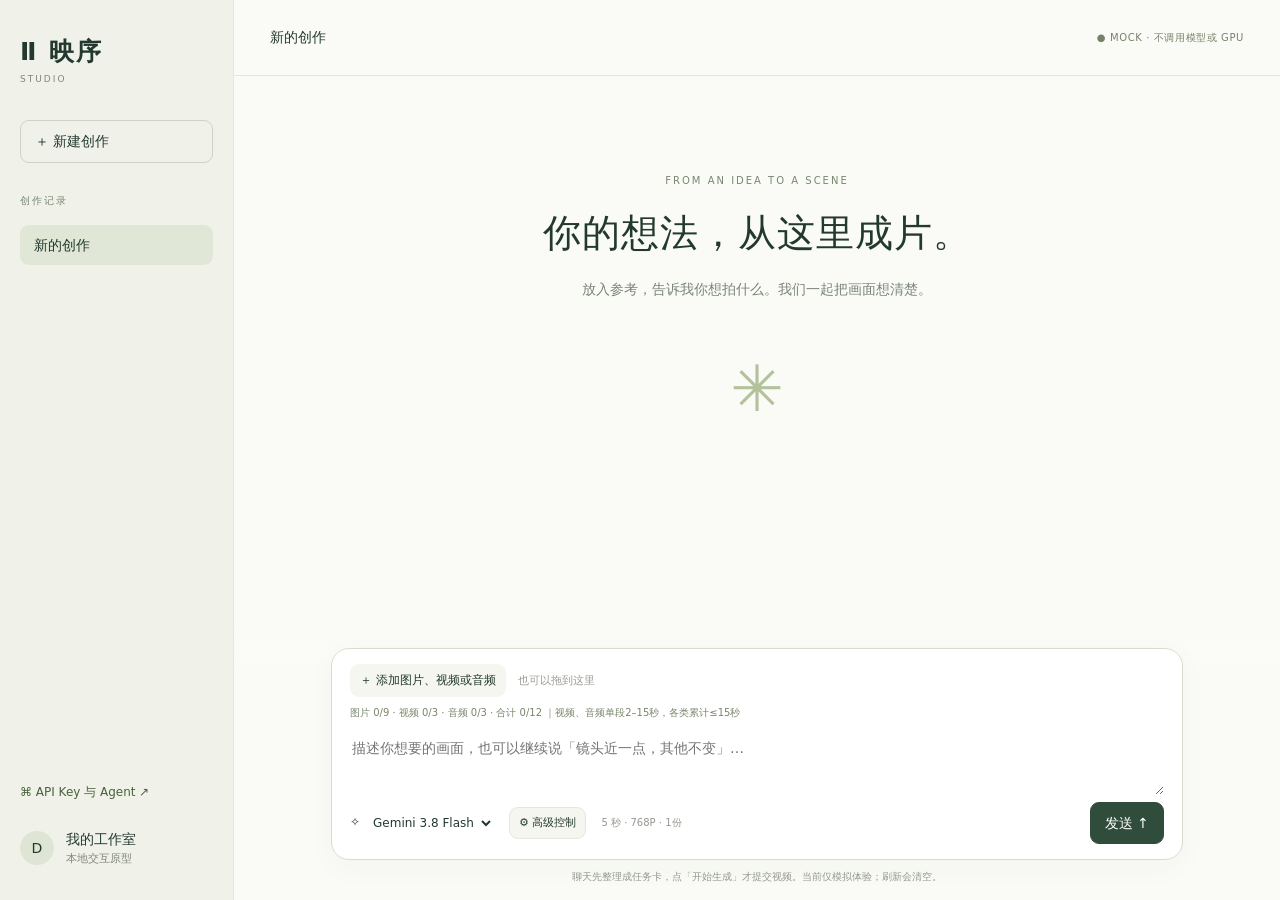
<file: quick-chat-mock/index.html>
<!doctype html>
<html lang="zh-CN"><head><meta charset="utf-8"><meta name="viewport" content="width=device-width, initial-scale=1"><title>映序 · 开始创作</title><link rel="stylesheet" href="style.css"></head>
<body><aside><a class="brand" href="#">Ⅱ 映序 <small>STUDIO</small></a><button class="new" id="new">＋ 新建创作</button><div class="eyebrow">创作记录</div><nav id="history"></nav><a class="agent-link" href="agent.html" target="_blank" rel="noopener">⌘ API Key 与 Agent ↗</a><div class="aside-bottom"><span class="avatar">D</span><div>我的工作室<small>本地交互原型</small></div></div></aside>
<main><header><div><span class="mobile-brand">映序 / </span><span id="title">新的创作</span></div><span class="prototype">● MOCK · 不调用模型或 GPU</span></header><div class="workspace"><section id="welcome"><div class="eyebrow">FROM AN IDEA TO A SCENE</div><h1>你的想法，从这里成片。</h1><p>放入参考，告诉我你想拍什么。我们一起把画面想清楚。</p><div class="star">✳</div></section><section id="thread" aria-live="polite"></section></div>
<div class="composer-wrap"><div id="inherit"></div><div class="composer" id="drop"><div class="input-head"><button id="upload">＋ 添加图片、视频或音频</button><span>也可以拖到这里</span></div><input type="file" id="files" multiple accept="image/*,video/*,audio/*" hidden><div id="assets"></div><div id="mode-note" role="status"></div><div id="limits-summary"></div><div id="input-errors" role="alert"></div><div id="upload-errors" role="status"></div><textarea id="prompt" aria-label="创作想法" placeholder="描述你想要的画面，也可以继续说「镜头近一点，其他不变」…" rows="2"></textarea><div class="composer-bottom"><label class="model-label"><span>✧</span><select id="model" aria-label="聊天模型"><option>Gemini 3.8 Flash</option><option>Gemma 4 31B IT</option></select></label><button id="controls" class="controls">⚙ 高级控制</button><span id="settings-summary" class="hint"></span><button class="primary" id="send">发送 ↑</button></div></div><div class="footnote">聊天先整理成任务卡，点「开始生成」才提交视频。当前仅模拟体验；刷新会清空。</div></div></main>
<dialog id="editor"><form method="dialog"><div class="dialog-head"><div><span class="eyebrow">GENERATION SETTINGS</span><h2 id="editor-title">把这个镜头调到位</h2></div><button aria-label="关闭">✕</button></div></form><p class="muted">按常用程度排列 · 配方基础控制示意，正式版按执行池进一步收紧</p><label>生成方式<select id="workflow"><option>自动匹配素材</option><option>首尾帧</option><option>全能参考</option></select></label><p id="workflow-help" class="muted"></p><label>完整视频提示词<textarea id="edit-prompt" rows="4"></textarea></label><div class="grid"><label>时长<select id="duration"><option>4 秒</option><option>5 秒</option><option>6 秒</option><option>7 秒</option><option>8 秒</option><option>9 秒</option><option>10 秒</option><option>11 秒</option><option>12 秒</option><option>13 秒</option><option>14 秒</option><option>15 秒</option></select></label><label>清晰度<select id="resolution"><option>768P</option><option>576P</option><option>480P</option></select></label><label>画幅<select id="ratio"><option>16:9 横屏</option><option>9:16 竖屏</option><option>1:1 方形</option><option>21:9</option><option>4:3</option><option>3:4</option></select></label><label>生成份数<select id="count"><option>1</option><option>2</option><option>3</option><option>4</option></select></label></div><label class="check"><input id="sound" type="checkbox" checked> 导出生成声音</label><details><summary>参考素材与时间控制</summary><p class="muted">素材用途、片段选择在输入框每份素材上调整。数量及时长超限时禁止形成任务卡。时间锚点需要结构化素材和时间编辑，正在设计，不用自由文本冒充已生效控制。</p><label>参考图细节<select id="refsize"><option>max</option><option>match</option></select></label><p class="muted">max 保留更多原图细节；match 跟随输出面积，可能减少计算开销。</p></details><details><summary>随机性与采样 · 偶尔调整</summary><label>随机种子<input id="seed" placeholder="留空随机；支持完整64位种子"></label><div class="grid"><label>采样步数<input id="steps" type="number" value="50" min="1" max="100" step="1"></label><label>采样器<select id="sampler"><option>euler</option><option>euler_cfg_pp</option><option>euler_ancestral</option><option>euler_ancestral_cfg_pp</option><option>heun</option><option>heunpp2</option><option>exp_heun_2_x0</option><option>exp_heun_2_x0_sde</option><option>dpm_2</option><option>dpm_2_ancestral</option><option>lms</option><option>dpm_fast</option><option>dpm_adaptive</option><option>dpmpp_2s_ancestral</option><option>dpmpp_2s_ancestral_cfg_pp</option><option>dpmpp_sde</option><option>dpmpp_sde_gpu</option><option>dpmpp_2m</option><option>dpmpp_2m_cfg_pp</option><option>dpmpp_2m_sde</option><option>dpmpp_2m_sde_gpu</option><option>dpmpp_2m_sde_heun</option><option>dpmpp_2m_sde_heun_gpu</option><option>dpmpp_3m_sde</option><option>dpmpp_3m_sde_gpu</option><option>ddpm</option><option>lcm</option><option>ipndm</option><option>ipndm_v</option><option>deis</option><option>cfgpp_ud10_ab</option><option>res_multistep</option><option>res_multistep_cfg_pp</option><option>res_multistep_ancestral</option><option>res_multistep_ancestral_cfg_pp</option><option>gradient_estimation</option><option>gradient_estimation_cfg_pp</option><option>er_sde</option><option>seeds_2</option><option>seeds_3</option><option>sa_solver</option><option>sa_solver_pece</option><option>ddim</option><option>uni_pc</option><option>uni_pc_bh2</option></select></label><label>采样日程<select id="scheduler"><option>auto</option><option>simple</option><option>sgm_uniform</option><option>karras</option><option>exponential</option><option>ddim_uniform</option><option>beta</option><option>normal</option><option>linear_quadratic</option><option>kl_optimal</option></select></label><label>去噪日程范围<input id="denoise" type="number" value="1" min="0.01" max="1" step="0.01"></label></div><p class="muted">denoise 不是参考强度。当前 Base 工作流没有独立 CFG 强度或负面提示词入口。</p></details><details><summary>音画日程 · 实验项</summary><div class="grid"><label>视频 sigma shift（留空默认12）<input id="shiftvideo" type="number" value="" min="0.01" max="100" step="0.01"></label><label>音频 sigma shift（留空默认3）<input id="shiftaudio" type="number" value="" min="0.01" max="100" step="0.01"></label></div></details><details><summary>运行与导出 · 通常无需修改</summary><p class="muted">默认采用云端内存配置示意，不要求你为了生成去理解这些参数。音频仅普通解码，不能选择分块。</p><div class="grid"><label>导出压缩 CRF（越低文件越大）<input id="crf" type="number" value="18" min="0" max="51" step="1"></label><label>视频解码<select id="decode"><option>tiled</option><option>normal</option></select></label><label>编码器设备<select id="encoder"><option>cpu</option><option>default</option></select></label><label>空间块大小<input id="tilesize" type="number" value="512" min="64" max="4096" step="32"></label><label>空间重叠<input id="overlap" type="number" value="64" min="0" max="4096" step="32"></label><label>时间块大小<input id="temporal" type="number" value="64" min="8" max="4096" step="4"></label><label>时间重叠<input id="temporaloverlap" type="number" value="8" min="4" max="4096" step="4"></label></div></details><div class="dialog-footer"><span id="editor-scope">仅修改这张草稿卡</span><button class="primary" id="save">保存设置</button></div></dialog>
<dialog id="clip-editor"><h2>选择本轮使用的片段</h2><p id="clip-source"></p><div id="clip-preview"></div><div class="grid"><label>开始时间（秒）<input id="clip-start" type="number" min="0" step="0.01"></label><label>结束时间（秒）<input id="clip-end" type="number" min="0" step="0.01"></label></div><p id="clip-error" role="alert"></p><p class="muted">单段2–15秒；同类片段累计最多15秒。本地仅记录选择，不会裁剪原文件。</p><div class="dialog-footer"><button id="clip-cancel">取消</button><button id="clip-save" class="primary">使用这个片段</button></div></dialog><dialog id="switch-mode"><h2>切换生成方式？</h2><p id="switch-description"></p><div class="dialog-footer"><button id="switch-cancel">保持原方式</button><button id="switch-confirm" class="primary">切换并保留素材</button></div></dialog><div id="toast" role="status"></div><script src="limits.js"></script><script src="app.js"></script></body></html>
</file>
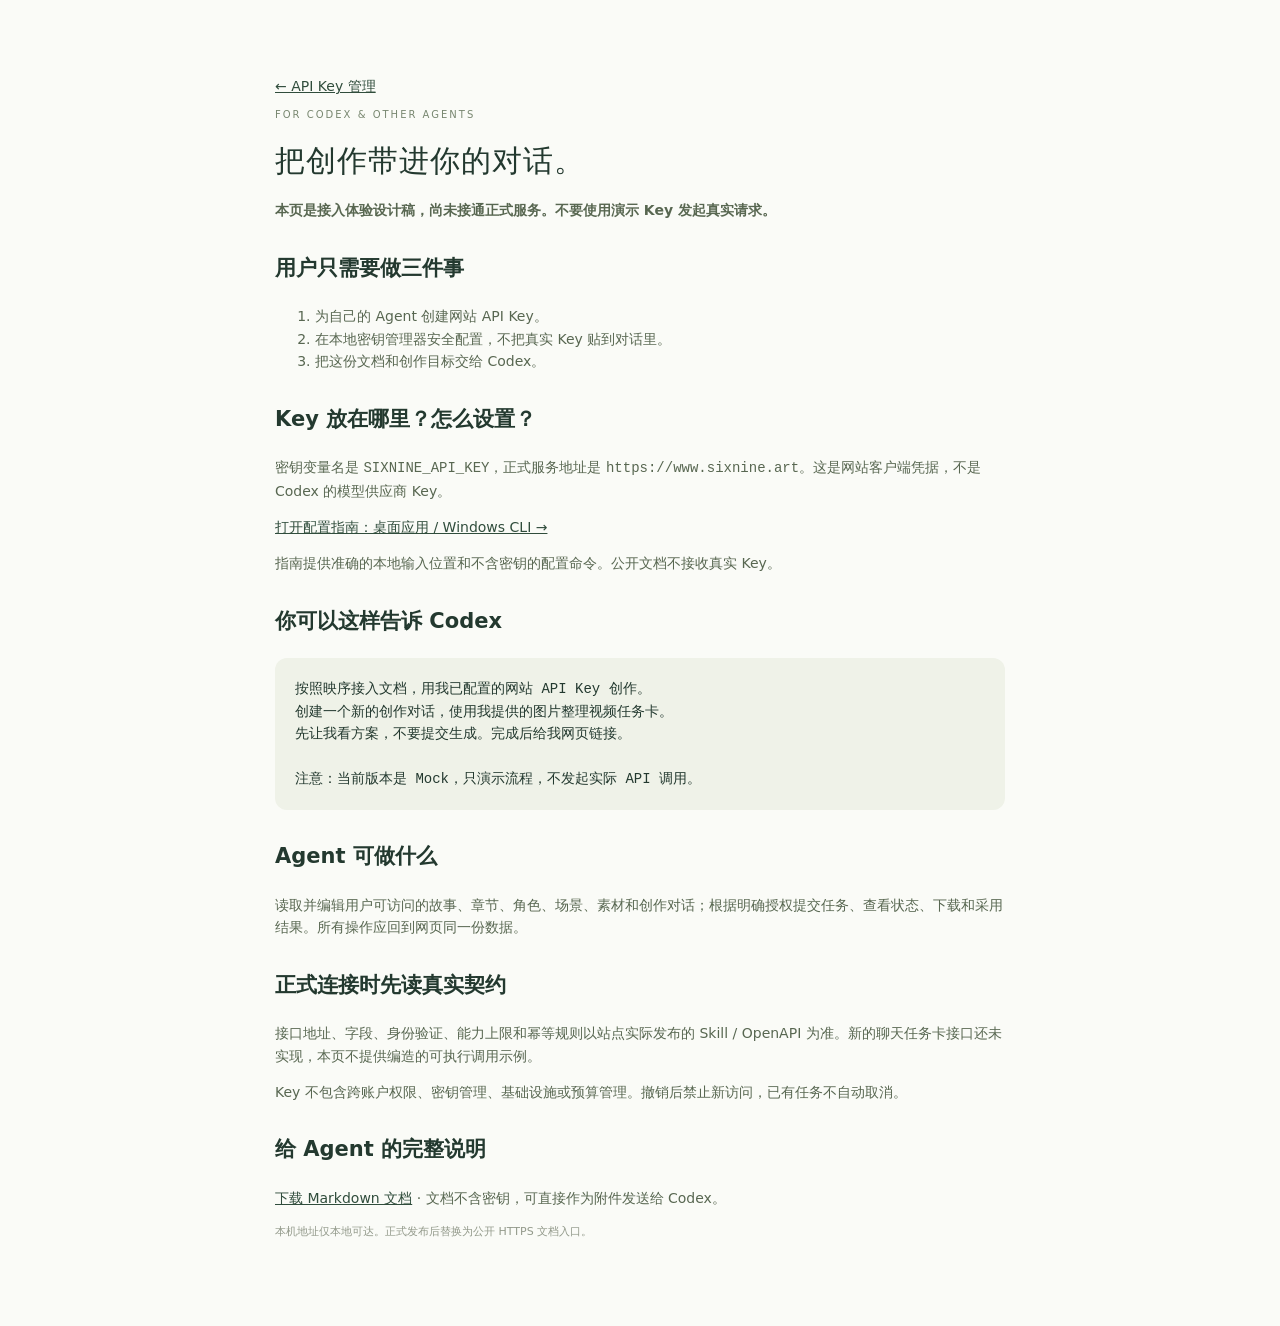
<file: quick-chat-mock/agent-docs.html>
<!doctype html><html lang="zh-CN"><meta charset="utf-8"><meta name="viewport" content="width=device-width,initial-scale=1"><title>映序 · Agent 接入文档</title><link rel="stylesheet" href="style.css"><style>article{max-width:780px;margin:50px auto;padding:25px}h1{font-size:30px}h2{margin-top:30px}p,li{color:#586751}a{color:#304d3c}pre{white-space:pre-wrap;background:#eff2e8;padding:20px;border-radius:12px}</style><article><a href="agent.html">← API Key 管理</a><p class="eyebrow">FOR CODEX & OTHER AGENTS</p><h1>把创作带进你的对话。</h1><p><strong>本页是接入体验设计稿，尚未接通正式服务。不要使用演示 Key 发起真实请求。</strong></p><h2>用户只需要做三件事</h2><ol><li>为自己的 Agent 创建网站 API Key。</li><li>在本地密钥管理器安全配置，不把真实 Key 贴到对话里。</li><li>把这份文档和创作目标交给 Codex。</li></ol><h2>Key 放在哪里？怎么设置？</h2><p>密钥变量名是 <code>SIXNINE_API_KEY</code>，正式服务地址是 <code>https://www.sixnine.art</code>。这是网站客户端凭据，不是 Codex 的模型供应商 Key。</p><p><a href="agent-setup.html">打开配置指南：桌面应用 / Windows CLI →</a></p><p>指南提供准确的本地输入位置和不含密钥的配置命令。公开文档不接收真实 Key。</p><h2>你可以这样告诉 Codex</h2><pre>按照映序接入文档，用我已配置的网站 API Key 创作。
创建一个新的创作对话，使用我提供的图片整理视频任务卡。
先让我看方案，不要提交生成。完成后给我网页链接。

注意：当前版本是 Mock，只演示流程，不发起实际 API 调用。</pre><h2>Agent 可做什么</h2><p>读取并编辑用户可访问的故事、章节、角色、场景、素材和创作对话；根据明确授权提交任务、查看状态、下载和采用结果。所有操作应回到网页同一份数据。</p><h2>正式连接时先读真实契约</h2><p>接口地址、字段、身份验证、能力上限和幂等规则以站点实际发布的 Skill / OpenAPI 为准。新的聊天任务卡接口还未实现，本页不提供编造的可执行调用示例。</p><p>Key 不包含跨账户权限、密钥管理、基础设施或预算管理。撤销后禁止新访问，已有任务不自动取消。</p><h2>给 Agent 的完整说明</h2><p><a href="AGENT-QUICKSTART-MOCK.md" download>下载 Markdown 文档</a> · 文档不含密钥，可直接作为附件发送给 Codex。</p><p class="muted">本机地址仅本地可达。正式发布后替换为公开 HTTPS 文档入口。</p></article></html>
</file>
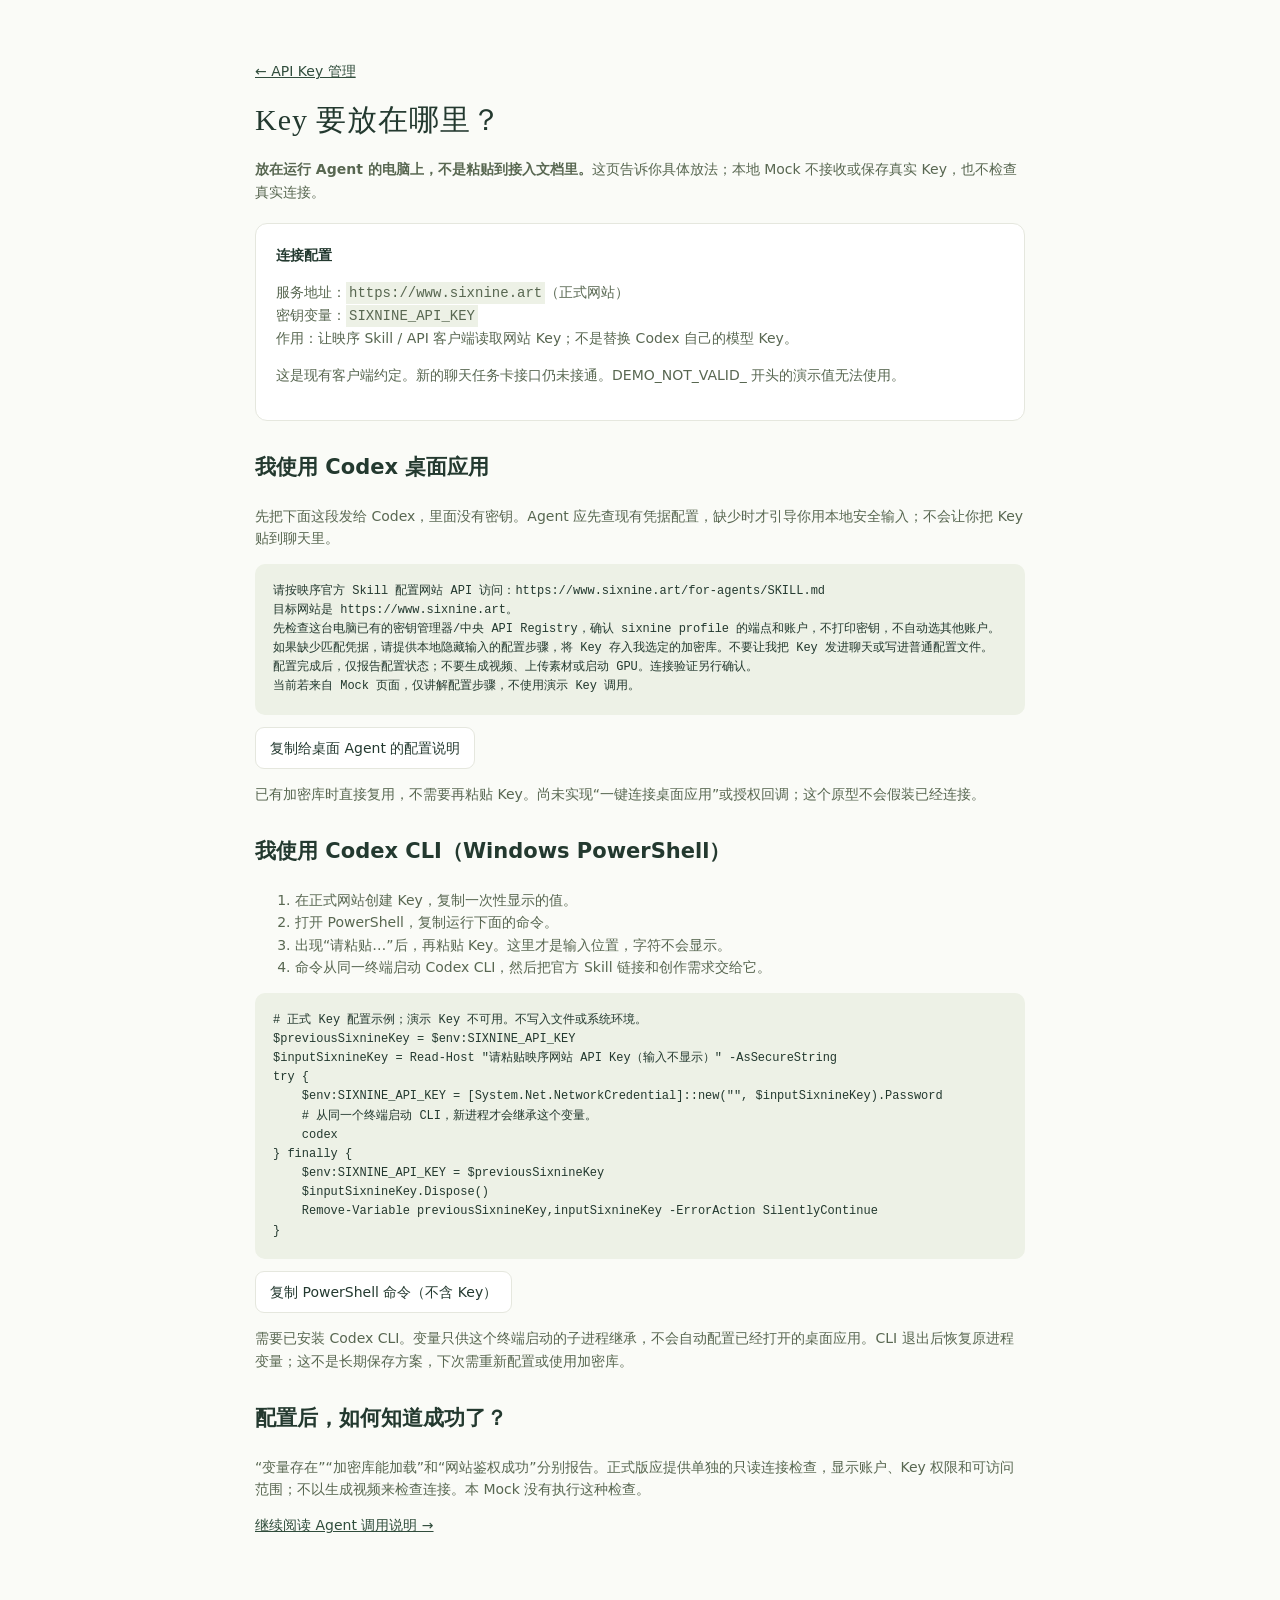
<file: quick-chat-mock/agent-setup.html>
<!doctype html><html lang="zh-CN"><meta charset="utf-8"><meta name="viewport" content="width=device-width,initial-scale=1"><title>映序 · 把 Key 配置给 Agent</title><link rel="stylesheet" href="style.css"><style>article{max-width:820px;margin:35px auto;padding:25px}h1{font-size:30px}h2{margin-top:30px}p,li{color:#586751}pre{white-space:pre-wrap;overflow-wrap:anywhere;background:#edf1e6;padding:18px;border-radius:10px;font-size:12px}code{background:#edf1e6;padding:3px}a{color:#304d3c}.box{border:1px solid var(--line);background:white;border-radius:12px;padding:20px;margin:20px 0}</style><article><a href="agent.html">← API Key 管理</a><h1>Key 要放在哪里？</h1><p><strong>放在运行 Agent 的电脑上，不是粘贴到接入文档里。</strong>这页告诉你具体放法；本地 Mock 不接收或保存真实 Key，也不检查真实连接。</p><div class="box"><strong>连接配置</strong><p>服务地址：<code>https://www.sixnine.art</code>（正式网站）<br>密钥变量：<code>SIXNINE_API_KEY</code><br>作用：让映序 Skill / API 客户端读取网站 Key；不是替换 Codex 自己的模型 Key。</p><p>这是现有客户端约定。新的聊天任务卡接口仍未接通。DEMO_NOT_VALID_ 开头的演示值无法使用。</p></div><h2>我使用 Codex 桌面应用</h2><p>先把下面这段发给 Codex，里面没有密钥。Agent 应先查现有凭据配置，缺少时才引导你用本地安全输入；不会让你把 Key 贴到聊天里。</p><pre id="desktop-prompt">请按映序官方 Skill 配置网站 API 访问：https://www.sixnine.art/for-agents/SKILL.md
目标网站是 https://www.sixnine.art。
先检查这台电脑已有的密钥管理器/中央 API Registry，确认 sixnine profile 的端点和账户，不打印密钥，不自动选其他账户。
如果缺少匹配凭据，请提供本地隐藏输入的配置步骤，将 Key 存入我选定的加密库。不要让我把 Key 发进聊天或写进普通配置文件。
配置完成后，仅报告配置状态；不要生成视频、上传素材或启动 GPU。连接验证另行确认。
当前若来自 Mock 页面，仅讲解配置步骤，不使用演示 Key 调用。</pre><button id="copy-desktop">复制给桌面 Agent 的配置说明</button><p>已有加密库时直接复用，不需要再粘贴 Key。尚未实现“一键连接桌面应用”或授权回调；这个原型不会假装已经连接。</p><h2>我使用 Codex CLI（Windows PowerShell）</h2><ol><li>在正式网站创建 Key，复制一次性显示的值。</li><li>打开 PowerShell，复制运行下面的命令。</li><li>出现“请粘贴…”后，再粘贴 Key。这里才是输入位置，字符不会显示。</li><li>命令从同一终端启动 Codex CLI，然后把官方 Skill 链接和创作需求交给它。</li></ol><pre id="cli-script"># 正式 Key 配置示例；演示 Key 不可用。不写入文件或系统环境。
$previousSixnineKey = $env:SIXNINE_API_KEY
$inputSixnineKey = Read-Host &quot;请粘贴映序网站 API Key（输入不显示）&quot; -AsSecureString
try {
    $env:SIXNINE_API_KEY = [System.Net.NetworkCredential]::new(&quot;&quot;, $inputSixnineKey).Password
    # 从同一个终端启动 CLI，新进程才会继承这个变量。
    codex
} finally {
    $env:SIXNINE_API_KEY = $previousSixnineKey
    $inputSixnineKey.Dispose()
    Remove-Variable previousSixnineKey,inputSixnineKey -ErrorAction SilentlyContinue
}</pre><button id="copy-cli">复制 PowerShell 命令（不含 Key）</button><p>需要已安装 Codex CLI。变量只供这个终端启动的子进程继承，不会自动配置已经打开的桌面应用。CLI 退出后恢复原进程变量；这不是长期保存方案，下次需重新配置或使用加密库。</p><h2>配置后，如何知道成功了？</h2><p>“变量存在”“加密库能加载”和“网站鉴权成功”分别报告。正式版应提供单独的只读连接检查，显示账户、Key 权限和可访问范围；不以生成视频来检查连接。本 Mock 没有执行这种检查。</p><p><a href="agent-docs.html">继续阅读 Agent 调用说明 →</a></p><p id="copy-status" role="status"></p></article><script>async function copy(id){try{await navigator.clipboard.writeText(document.getElementById(id).textContent);document.getElementById('copy-status').textContent='已复制，不包含任何密钥值。'}catch{document.getElementById('copy-status').textContent='请手动复制上面的文字。'}}document.getElementById('copy-desktop').onclick=()=>copy('desktop-prompt');document.getElementById('copy-cli').onclick=()=>copy('cli-script');</script></html>
</file>
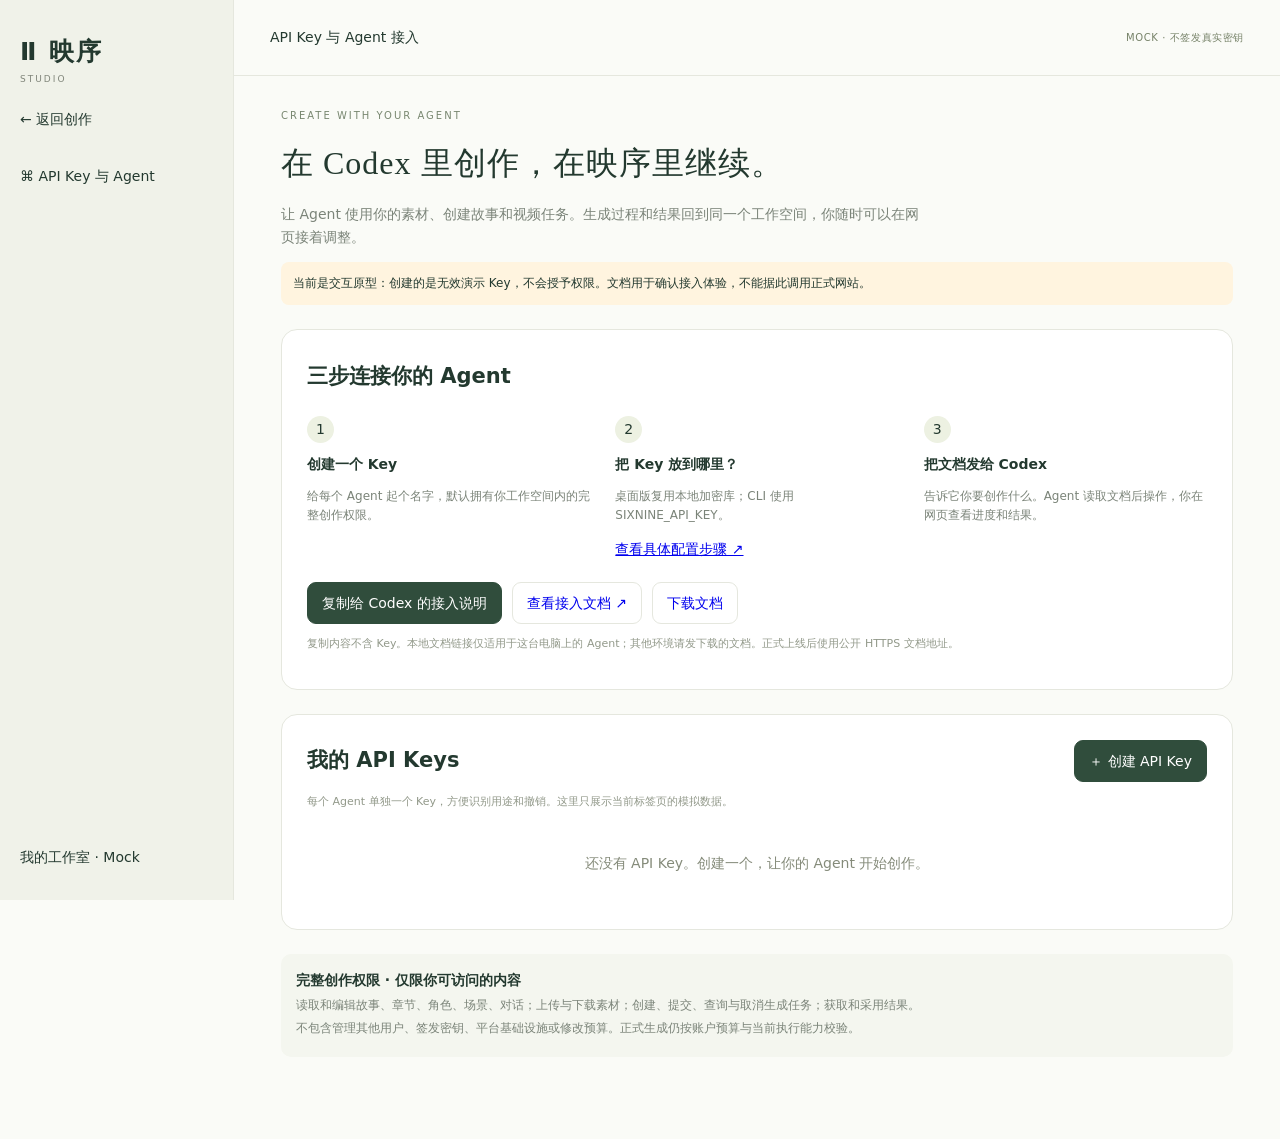
<file: quick-chat-mock/agent.html>
<!doctype html><html lang="zh-CN"><head><meta charset="utf-8"><meta name="viewport" content="width=device-width,initial-scale=1"><title>映序 · API Key 与 Agent</title><link rel="stylesheet" href="style.css"><style>main{padding-bottom:50px}.workspace{max-width:1000px}h1{font-size:32px}.intro{max-width:650px}.connect-card,.key-panel{background:white;border:1px solid var(--line);border-radius:16px;padding:25px;margin:24px 0}.steps{display:grid;grid-template-columns:repeat(3,1fr);gap:25px;margin:22px 0}.step-num{display:inline-grid;place-items:center;width:27px;height:27px;background:#edf1e2;border-radius:50%;margin-bottom:10px}.step-title{font-weight:600}.step p{font-size:12px}.actions{display:flex;gap:10px;flex-wrap:wrap}.panel-title{display:flex;justify-content:space-between;align-items:center}.key-row{display:grid;grid-template-columns:1fr 1fr auto;align-items:center;gap:12px;padding:18px 0;border-top:1px solid var(--line)}.key-name{font-weight:600}.key-meta{font-size:11px;color:#7e8774}.empty-keys{text-align:center;padding:30px;color:#858b7a}code{overflow-wrap:anywhere;background:#f1f4eb;padding:4px;border-radius:4px}pre{white-space:pre-wrap;background:#f1f4eb;padding:14px;border-radius:8px;font-size:12px}.permission{background:#f4f6ef;padding:15px;border-radius:10px}.permission p{font-size:12px;margin:4px 0}.notice-box{padding:12px;background:#fff4df;font-size:12px;border-radius:8px}.side-link{color:var(--ink);text-decoration:none;display:block;margin-top:22px}.key-panel h2{margin:0}#once{word-break:break-all;display:block;padding:15px;margin:15px 0}.status-active{color:#557343}.status-revoked{color:#9b806b}@media(max-width:800px){.steps{grid-template-columns:1fr;gap:5px}.key-row{grid-template-columns:1fr}.panel-title{gap:10px}.workspace{padding:20px}}</style></head><body>
<aside><a class="brand" href="./">Ⅱ 映序 <small>STUDIO</small></a><a class="side-link" href="./">← 返回创作</a><div class="new">⌘ API Key 与 Agent</div><div class="aside-bottom">我的工作室 · Mock</div></aside><main><header><span>API Key 与 Agent 接入</span><span class="prototype">MOCK · 不签发真实密钥</span></header><div class="workspace"><div class="eyebrow">CREATE WITH YOUR AGENT</div><h1>在 Codex 里创作，在映序里继续。</h1><p class="intro">让 Agent 使用你的素材、创建故事和视频任务。生成过程和结果回到同一个工作空间，你随时可以在网页接着调整。</p><div class="notice-box">当前是交互原型：创建的是无效演示 Key，不会授予权限。文档用于确认接入体验，不能据此调用正式网站。</div>
<section class="connect-card"><h2>三步连接你的 Agent</h2><div class="steps"><div class="step"><span class="step-num">1</span><div class="step-title">创建一个 Key</div><p>给每个 Agent 起个名字，默认拥有你工作空间内的完整创作权限。</p></div><div class="step"><span class="step-num">2</span><div class="step-title">把 Key 放到哪里？</div><p>桌面版复用本地加密库；CLI 使用 SIXNINE_API_KEY。</p><a href="agent-setup.html" target="_blank" rel="noopener">查看具体配置步骤 ↗</a></div><div class="step"><span class="step-num">3</span><div class="step-title">把文档发给 Codex</div><p>告诉它你要创作什么。Agent 读取文档后操作，你在网页查看进度和结果。</p></div></div><div class="actions"><button class="primary" id="copy-instructions">复制给 Codex 的接入说明</button><a href="agent-docs.html" target="_blank" rel="noopener"><button>查看接入文档 ↗</button></a><a href="AGENT-QUICKSTART-MOCK.md" download><button>下载文档</button></a></div><p class="muted">复制内容不含 Key。本地文档链接仅适用于这台电脑上的 Agent；其他环境请发下载的文档。正式上线后使用公开 HTTPS 文档地址。</p></section>
<section class="key-panel"><div class="panel-title"><h2>我的 API Keys</h2><button class="primary" id="create">＋ 创建 API Key</button></div><p class="muted">每个 Agent 单独一个 Key，方便识别用途和撤销。这里只展示当前标签页的模拟数据。</p><div id="keys"></div></section><div class="permission"><strong>完整创作权限 · 仅限你可访问的内容</strong><p>读取和编辑故事、章节、角色、场景、对话；上传与下载素材；创建、提交、查询与取消生成任务；获取和采用结果。</p><p>不包含管理其他用户、签发密钥、平台基础设施或修改预算。正式生成仍按账户预算与当前执行能力校验。</p></div></div></main>
<dialog id="create-dialog"><h2>给你的 Agent 一个 Key</h2><label>名称<input id="key-name" maxlength="60" placeholder="例如：我的 Codex"></label><label>有效期<select id="expiry"><option value="30">30 天</option><option value="90" selected>90 天</option><option value="365">1 年</option></select></label><div class="permission"><strong>完整创作权限</strong><p>操作你有权访问的创作内容；不需要逐项勾选接口权限。</p></div><p class="muted">本轮只模拟创建；不会向服务端申请真实凭据。</p><div class="dialog-footer"><button id="cancel-create">取消</button><button class="primary" id="confirm-create">创建演示 Key</button></div></dialog>
<dialog id="created-dialog"><h2>演示 Key 已创建</h2><p>完整值只在这次展示，关闭后列表仅保留前缀。下面的值无法通过任何真实接口认证。</p><code id="once"></code><div class="actions"><button id="copy-key">复制演示 Key</button><a href="agent-setup.html" target="_blank" rel="noopener"><button>下一步：配置给 Codex ↗</button></a></div><p class="muted">正式版将用相同交互一次性展示真实 Key。不要把 Key 写进共享文档或公共仓库。</p><div class="dialog-footer"><span>下一步：把接入文档发给 Codex</span><button class="primary" id="done-created">已保存，完成</button></div></dialog>
<dialog id="revoke-dialog"><h2>撤销这个 Key？</h2><p id="revoke-text"></p><p class="muted">正式行为约定：停止该 Key 后续访问；已提交的生成任务继续执行，可在网页管理。</p><div class="dialog-footer"><button id="cancel-revoke">保留 Key</button><button class="primary" id="confirm-revoke">确认撤销（模拟）</button></div></dialog><div id="toast" role="status"></div><script src="agent.js"></script></body></html>
</file>
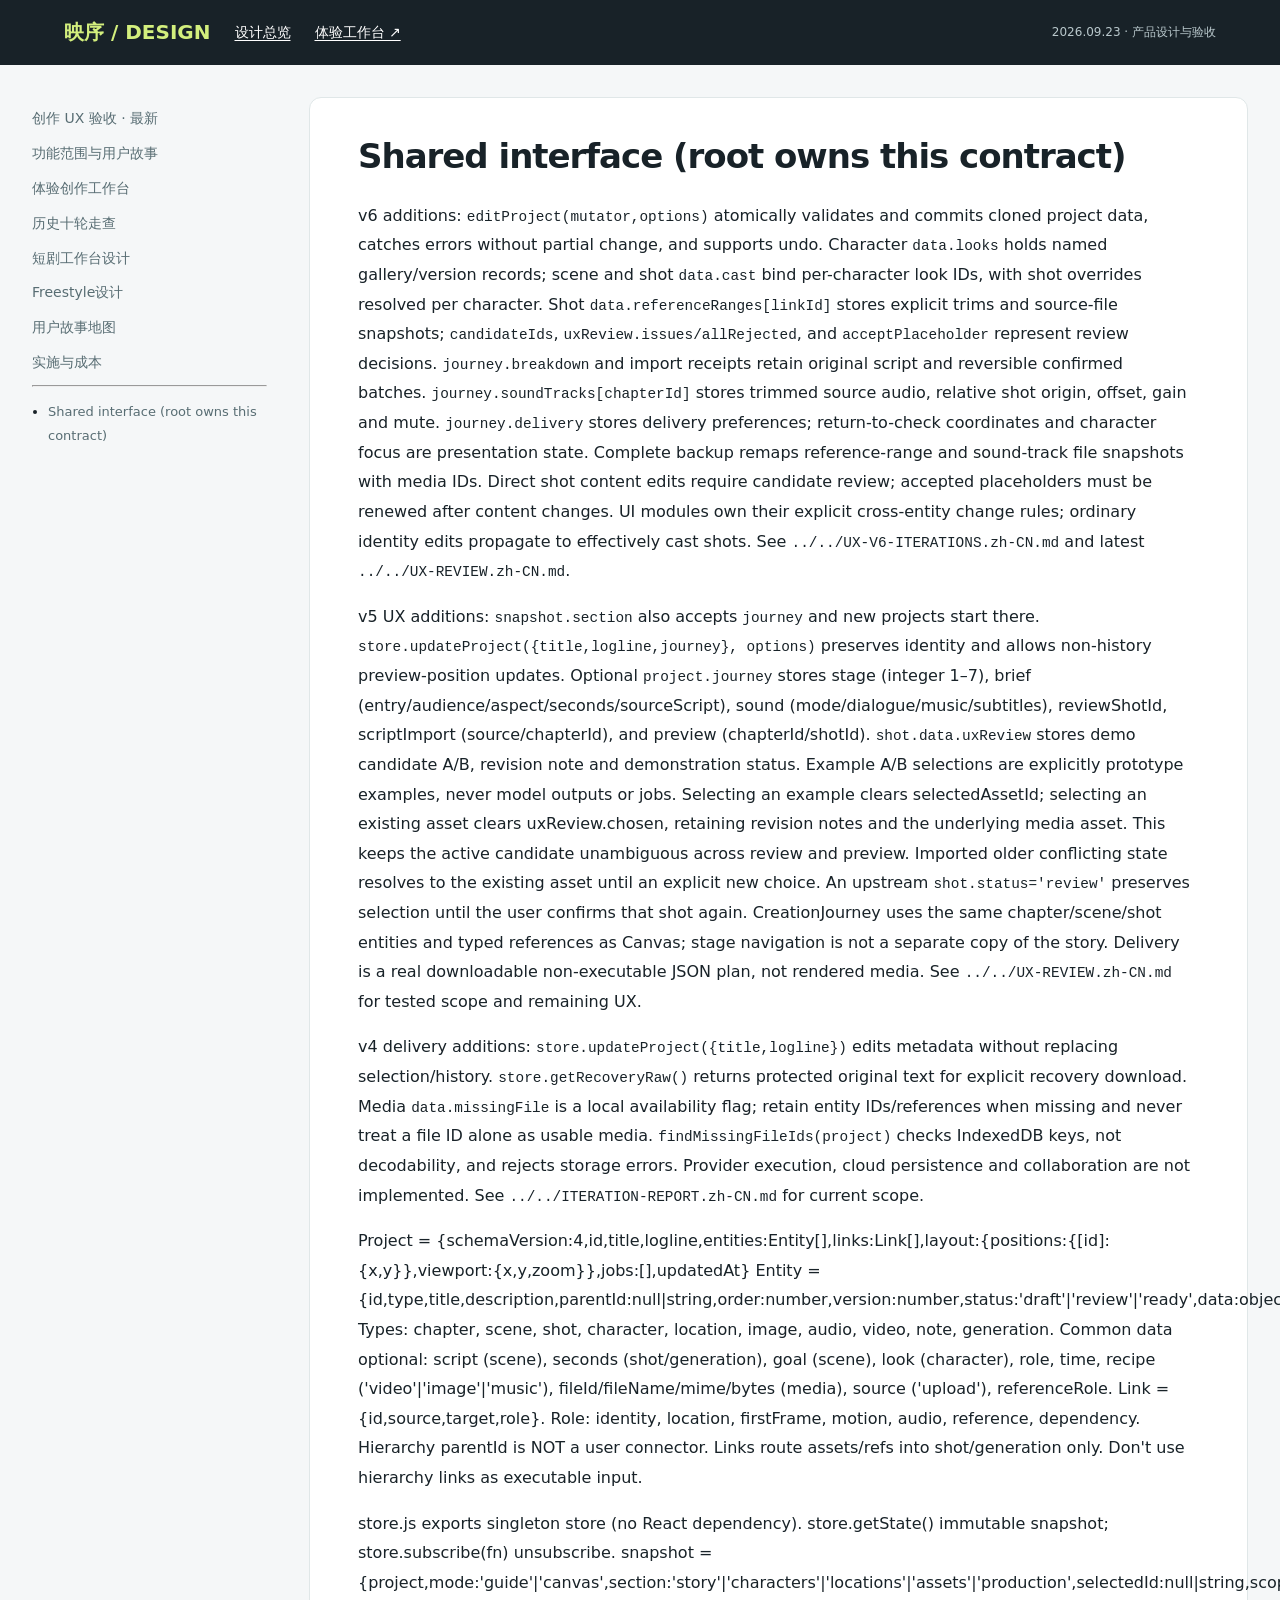
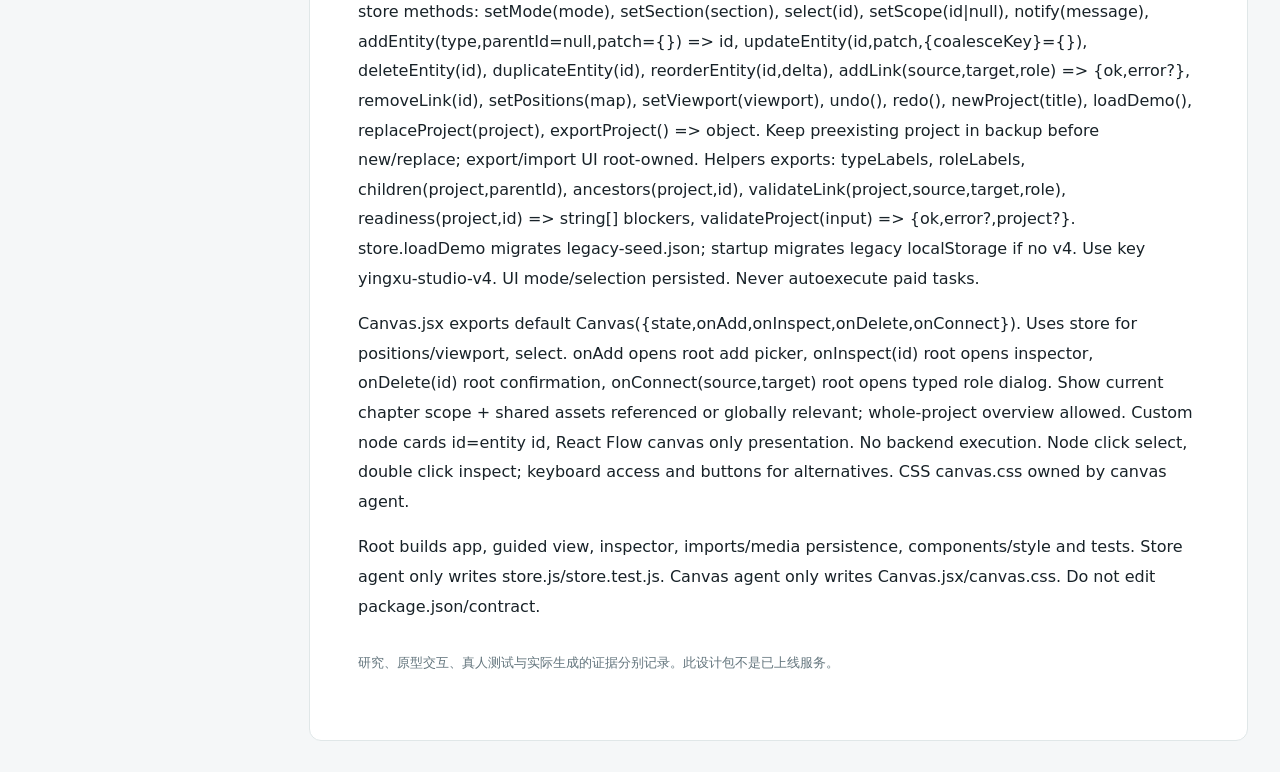
<file: studio-app/src/contract.html>
<!doctype html><html lang="zh-CN"><head><meta charset="utf-8"><meta name="viewport" content="width=device-width,initial-scale=1"><title>映序 · contract</title><style>*{box-sizing:border-box}body{margin:0;background:#f5f7f8;color:#182228;font:16px/1.85 system-ui,"Microsoft YaHei",sans-serif}header{position:sticky;top:0;background:#182228;color:#fff;padding:14px 5vw;display:flex;gap:24px;z-index:2;align-items:center}header b{color:#d3ef7d;font-size:20px}header a{color:inherit;font-size:14px}header span{margin-left:auto;font-size:12px;color:#b9c8cc}.layout{max-width:1430px;margin:32px auto;display:grid;grid-template-columns:235px minmax(0,1fr);gap:42px;padding:0 32px}aside{position:sticky;top:90px;height:calc(100vh - 115px);overflow:auto;font-size:13px}aside ul{padding-left:16px}aside li{margin:8px 0}aside a{color:#586d73;text-decoration:none}article{min-width:0;background:#fff;border:1px solid #e0e7e8;border-radius:12px;padding:35px 48px}h1{font-size:34px;line-height:1.4;letter-spacing:-.03em;margin:0 0 20px}h2{font-size:24px;line-height:1.6;margin-top:42px;padding-top:12px;border-top:1px solid #e1e7e8}h3{font-size:19px;margin-top:28px}a{color:#245e59;text-underline-offset:3px}p,li{max-width:82ch}table{display:block;overflow-x:auto;border-collapse:collapse;font-size:14px;line-height:1.7;width:100%;margin:20px 0}th{text-align:left;background:#eef4ef;font-weight:600}td,th{padding:11px 13px;border:1px solid #dce4e6;vertical-align:top;min-width:110px}td:first-child{min-width:125px}img{max-width:100%;height:auto;border:1px solid #dce4e6;border-radius:9px}pre{white-space:pre-wrap;overflow-wrap:anywhere;padding:18px;background:#eef2f3;border-radius:8px;font-size:13px}code{font-size:.9em;overflow-wrap:anywhere}blockquote{border-left:3px solid #aac859;padding-left:16px;color:#597074}.doc-link{display:block;margin:9px 0;font-size:14px}.badge{display:inline-block;border-radius:5px;background:#d3ef7d;padding:3px 9px;color:#182228;font-size:12px}footer{margin:30px 0;color:#63757d;font-size:13px}h1,h2,h3{scroll-margin-top:90px}@media(max-width:850px){.layout{display:block;padding:0 16px;margin-top:18px}aside{position:static;height:auto;max-height:200px;margin-bottom:20px}article{padding:24px 18px}h1{font-size:28px}header{padding:13px 18px;gap:15px}header span{display:none}table{font-size:12px}}</style></head><body><header><b>映序 / DESIGN</b><a href="../../index.html">设计总览</a><a href="../../series/index.html">体验工作台 ↗</a><span>2026.09.23 · 产品设计与验收</span></header><div class="layout"><aside><a class="doc-link" href="../../UX-REVIEW.zh-CN.html">创作 UX 验收 · 最新</a><a class="doc-link" href="../../UX-FEATURE-SCOPE.zh-CN.html">功能范围与用户故事</a><a class="doc-link" href="../../series/index.html">体验创作工作台</a><a class="doc-link" href="../../ITERATION-REPORT.zh-CN.html">历史十轮走查</a><a class="doc-link" href="../../SERIES-DESIGN.zh-CN.html">短剧工作台设计</a><a class="doc-link" href="../../index.html">Freestyle设计</a><a class="doc-link" href="../../STORY-MAP.zh-CN.html">用户故事地图</a><a class="doc-link" href="../../IMPLEMENTATION.zh-CN.html">实施与成本</a><hr><div class="toc">
<ul>
<li><a href="#shared-interface-root-owns-this-contract">Shared interface (root owns this contract)</a></li>
</ul>
</div>
</aside><article><h1 id="shared-interface-root-owns-this-contract">Shared interface (root owns this contract)</h1>
<p>v6 additions: <code>editProject(mutator,options)</code> atomically validates and commits cloned project data, catches errors without partial change, and supports undo. Character <code>data.looks</code> holds named gallery/version records; scene and shot <code>data.cast</code> bind per-character look IDs, with shot overrides resolved per character. Shot <code>data.referenceRanges[linkId]</code> stores explicit trims and source-file snapshots; <code>candidateIds</code>, <code>uxReview.issues/allRejected</code>, and <code>acceptPlaceholder</code> represent review decisions. <code>journey.breakdown</code> and import receipts retain original script and reversible confirmed batches. <code>journey.soundTracks[chapterId]</code> stores trimmed source audio, relative shot origin, offset, gain and mute. <code>journey.delivery</code> stores delivery preferences; return-to-check coordinates and character focus are presentation state. Complete backup remaps reference-range and sound-track file snapshots with media IDs. Direct shot content edits require candidate review; accepted placeholders must be renewed after content changes. UI modules own their explicit cross-entity change rules; ordinary identity edits propagate to effectively cast shots. See <code>../../UX-V6-ITERATIONS.zh-CN.md</code> and latest <code>../../UX-REVIEW.zh-CN.md</code>.</p>
<p>v5 UX additions: <code>snapshot.section</code> also accepts <code>journey</code> and new projects start there. <code>store.updateProject({title,logline,journey}, options)</code> preserves identity and allows non-history preview-position updates. Optional <code>project.journey</code> stores stage (integer 1–7), brief (entry/audience/aspect/seconds/sourceScript), sound (mode/dialogue/music/subtitles), reviewShotId, scriptImport (source/chapterId), and preview (chapterId/shotId). <code>shot.data.uxReview</code> stores demo candidate A/B, revision note and demonstration status. Example A/B selections are explicitly prototype examples, never model outputs or jobs. Selecting an example clears selectedAssetId; selecting an existing asset clears uxReview.chosen, retaining revision notes and the underlying media asset. This keeps the active candidate unambiguous across review and preview. Imported older conflicting state resolves to the existing asset until an explicit new choice. An upstream <code>shot.status='review'</code> preserves selection until the user confirms that shot again. CreationJourney uses the same chapter/scene/shot entities and typed references as Canvas; stage navigation is not a separate copy of the story. Delivery is a real downloadable non-executable JSON plan, not rendered media. See <code>../../UX-REVIEW.zh-CN.md</code> for tested scope and remaining UX.</p>
<p>v4 delivery additions: <code>store.updateProject({title,logline})</code> edits metadata without replacing selection/history. <code>store.getRecoveryRaw()</code> returns protected original text for explicit recovery download. Media <code>data.missingFile</code> is a local availability flag; retain entity IDs/references when missing and never treat a file ID alone as usable media. <code>findMissingFileIds(project)</code> checks IndexedDB keys, not decodability, and rejects storage errors. Provider execution, cloud persistence and collaboration are not implemented. See <code>../../ITERATION-REPORT.zh-CN.md</code> for current scope.</p>
<p>Project = {schemaVersion:4,id,title,logline,entities:Entity[],links:Link[],layout:{positions:{[id]:{x,y}},viewport:{x,y,zoom}},jobs:[],updatedAt}
Entity = {id,type,title,description,parentId:null|string,order:number,version:number,status:'draft'|'review'|'ready',data:object}
Types: chapter, scene, shot, character, location, image, audio, video, note, generation.
Common data optional: script (scene), seconds (shot/generation), goal (scene), look (character), role, time, recipe ('video'|'image'|'music'), fileId/fileName/mime/bytes (media), source ('upload'), referenceRole.
Link = {id,source,target,role}. Role: identity, location, firstFrame, motion, audio, reference, dependency. Hierarchy parentId is NOT a user connector. Links route assets/refs into shot/generation only. Don't use hierarchy links as executable input.</p>
<p>store.js exports singleton store (no React dependency). store.getState() immutable snapshot; store.subscribe(fn) unsubscribe. snapshot = {project,mode:'guide'|'canvas',section:'story'|'characters'|'locations'|'assets'|'production',selectedId:null|string,scopeId:null|string,saveState:string,notice:string,undoCount:number,redoCount:number}.
store methods: setMode(mode), setSection(section), select(id), setScope(id|null), notify(message), addEntity(type,parentId=null,patch={}) =&gt; id, updateEntity(id,patch,{coalesceKey}={}), deleteEntity(id), duplicateEntity(id), reorderEntity(id,delta), addLink(source,target,role) =&gt; {ok,error?}, removeLink(id), setPositions(map), setViewport(viewport), undo(), redo(), newProject(title), loadDemo(), replaceProject(project), exportProject() =&gt; object. Keep preexisting project in backup before new/replace; export/import UI root-owned. Helpers exports: typeLabels, roleLabels, children(project,parentId), ancestors(project,id), validateLink(project,source,target,role), readiness(project,id) =&gt; string[] blockers, validateProject(input) =&gt; {ok,error?,project?}. store.loadDemo migrates legacy-seed.json; startup migrates legacy localStorage if no v4. Use key yingxu-studio-v4. UI mode/selection persisted. Never autoexecute paid tasks.</p>
<p>Canvas.jsx exports default Canvas({state,onAdd,onInspect,onDelete,onConnect}). Uses store for positions/viewport, select. onAdd opens root add picker, onInspect(id) root opens inspector, onDelete(id) root confirmation, onConnect(source,target) root opens typed role dialog. Show current chapter scope + shared assets referenced or globally relevant; whole-project overview allowed. Custom node cards id=entity id, React Flow canvas only presentation. No backend execution. Node click select, double click inspect; keyboard access and buttons for alternatives. CSS canvas.css owned by canvas agent.</p>
<p>Root builds app, guided view, inspector, imports/media persistence, components/style and tests. Store agent only writes store.js/store.test.js. Canvas agent only writes Canvas.jsx/canvas.css. Do not edit package.json/contract.</p><footer>研究、原型交互、真人测试与实际生成的证据分别记录。此设计包不是已上线服务。</footer></article></div></body></html>
</file>
<file: quick-chat-mock/style.css>
*{box-sizing:border-box} :root{--ink:#23392f;--muted:#81867b;--line:#e5e7de;--paper:#fafbf7;--green:#304d3c}body{margin:0;background:var(--paper);color:var(--ink);font:14px/1.6 system-ui,'Microsoft YaHei',sans-serif}button,input,textarea,select{font:inherit;color:inherit}button{cursor:pointer;border:1px solid var(--line);background:#fff;border-radius:9px;padding:9px 14px}button:hover{background:#edf1e7}button:disabled{opacity:.5;cursor:default}button:focus-visible,select:focus-visible,textarea:focus-visible,input:focus-visible{outline:2px solid #87a16b;outline-offset:3px}.primary{background:var(--green);color:white;border-color:var(--green)}.primary:hover{background:#41614a}aside{position:fixed;inset:0 auto 0 0;width:234px;background:#f0f2e9;border-right:1px solid var(--line);padding:32px 20px;display:flex;flex-direction:column}.brand{font-size:25px;color:var(--ink);font-weight:650;text-decoration:none;letter-spacing:2px}.brand small{font-size:9px;font-weight:400;letter-spacing:2px}.new{margin:34px 0 30px;text-align:left;background:transparent;border-color:#ccd4c3}.eyebrow{font-size:10px;letter-spacing:2px;color:#788770}.aside-bottom{margin-top:auto;display:flex;gap:12px;align-items:center;padding-top:20px}.avatar{border-radius:50%;background:#dfe5d4;width:34px;height:34px;display:grid;place-items:center}small{display:block;font-size:11px;color:var(--muted)}nav{overflow:auto;margin-top:12px}nav button{display:block;text-align:left;width:100%;margin:4px 0;border:0;background:none;overflow:hidden;text-overflow:ellipsis;white-space:nowrap}nav button.active{background:#e0e7d6}main{margin-left:234px;min-height:100vh;padding-bottom:290px}header{height:76px;border-bottom:1px solid var(--line);padding:0 36px;display:flex;align-items:center;justify-content:space-between}.prototype{font-size:10px;letter-spacing:.6px;color:#768268}.mobile-brand{display:none}.workspace{max-width:900px;margin:auto;padding:32px 24px}#welcome{text-align:center;padding-top:65px}h1{font-family:Georgia,'Songti SC',serif;font-weight:500;font-size:38px;letter-spacing:1px;margin:14px 0}p{color:#7b8479}#welcome p{font-size:14px}.star{font-size:64px;color:#b3c29b;margin:38px}.composer-wrap{position:fixed;bottom:0;left:234px;right:0;padding:20px 30px 15px;background:linear-gradient(transparent,var(--paper) 16%)}.composer{max-width:852px;margin:auto;background:white;border:1px solid #d6decb;border-radius:18px;box-shadow:0 8px 30px #263d2f08;padding:15px 18px}.composer.dragging{outline:2px dashed #7c9b5e}.input-head{display:flex;gap:12px;align-items:center}.input-head button{font-size:12px;padding:7px 10px;background:#f4f6ef;border:0}.input-head span{font-size:11px;color:#999e93}textarea{resize:vertical;border:1px solid var(--line);border-radius:8px;padding:10px;background:white;width:100%}#prompt{border:0;outline:none;padding:16px 2px 10px;min-height:74px;max-height:140px}.composer-bottom{display:flex;align-items:center;gap:15px}.composer-bottom .primary{margin-left:auto}.model-label{display:flex;align-items:center;gap:5px;font-size:12px}.model-label select{border:0;background:white;padding:4px;max-width:190px}.hint,.footnote{font-size:10px;color:#94988e}.footnote{text-align:center;margin-top:9px}#inherit{max-width:852px;margin:0 auto 8px;font-size:11px;color:#7b8970}#assets{display:flex;gap:8px;overflow:auto;max-height:110px}.asset{flex-shrink:0;display:flex;align-items:center;gap:8px;background:#f5f6f0;border-radius:10px;padding:8px;margin-top:12px;max-width:255px}.asset img,.asset video{width:45px;height:45px;object-fit:cover;border-radius:5px}.asset .fileicon{font-size:22px}.asset-name{font-size:10px;white-space:nowrap;overflow:hidden;text-overflow:ellipsis;max-width:130px}.asset select{display:block;background:transparent;border:0;font-size:11px;max-width:145px}.asset button{border:0;padding:0 5px;background:transparent}.turn{margin:16px 0 30px}.user-message{margin-left:auto;width:fit-content;max-width:85%;background:#eaf0df;border-radius:15px 15px 3px 15px;padding:12px 18px;white-space:pre-wrap}.turn-label{font-size:10px;color:#8d9587;margin:17px 0 9px}.assistant-text{margin:12px 0;color:#55694f}.task{background:#fff;border:1px solid #dce3d1;border-radius:15px;overflow:hidden}.task-top{display:flex;justify-content:space-between;padding:18px 20px 8px}.task-top h3{margin:0;font-size:16px}.badge{font-size:10px;border-radius:5px;background:#f0f3e8;padding:3px 8px;color:#7a865f}.task-body{padding:0 20px 16px}.task-prompt{white-space:pre-wrap;color:#64705c;max-height:125px;overflow:auto;font-size:13px}.chips{display:flex;gap:6px;flex-wrap:wrap;margin:12px 0}.chip{font-size:11px;background:#f4f5ef;padding:4px 8px;border-radius:5px}.task-footer{display:flex;align-items:center;gap:9px;border-top:1px solid var(--line);padding:14px 20px;flex-wrap:wrap}.task-footer .primary{margin-left:auto}.task-footer select{padding:6px;border:1px solid var(--line);border-radius:6px}.cost{font-size:10px;color:#939b88}.results{display:grid;grid-template-columns:repeat(2,1fr);gap:10px;margin:12px 0}.result{border:1px solid var(--line);border-radius:10px;overflow:hidden}.placeholder{height:125px;display:grid;place-items:center;background:linear-gradient(135deg,#dfe7d2,#a7b99e);color:#45623c;text-align:center;white-space:pre-line}.result-bar{padding:9px;font-size:11px}.result button{font-size:11px;padding:5px 8px;margin:6px 5px 0 0}.progress{height:4px;background:#e7ecdf;margin:12px 0}.progress span{height:100%;display:block;background:#89a46b;transition:width .5s}dialog{border:1px solid var(--line);border-radius:18px;width:620px;max-width:95vw;max-height:90vh;padding:25px;box-shadow:0 30px 100px #132c2a30}dialog::backdrop{background:#243a304d;backdrop-filter:blur(3px)}.dialog-head{display:flex;justify-content:space-between;align-items:center}h2{font-size:21px;margin:5px 0 20px}dialog label{display:block;font-size:12px;margin:12px 0}dialog input:not([type=checkbox]),dialog select{display:block;width:100%;border:1px solid var(--line);border-radius:7px;padding:9px;background:white;margin-top:5px}.grid{display:grid;grid-template-columns:1fr 1fr;gap:0 18px}.check{display:flex!important;align-items:center;gap:8px}details{border-top:1px solid var(--line);padding-top:16px;margin-top:15px}summary{cursor:pointer;font-size:13px}summary span,.muted{font-size:11px;color:#92998a}.dialog-footer{display:flex;justify-content:space-between;align-items:center;margin-top:23px}.dialog-footer span{font-size:11px;color:#8c9582}#toast{position:fixed;bottom:25px;left:50%;transform:translateX(-50%);background:#243c30;color:white;padding:10px 20px;border-radius:10px;display:none;z-index:20}@media(max-width:800px){aside{width:180px;padding:25px 12px}main{margin-left:180px}.composer-wrap{left:180px;padding:12px}.hint{display:none}header{padding:0 20px}h1{font-size:29px}.workspace{padding:20px 15px}}@media(max-width:560px){aside{position:static;width:auto;height:auto;padding:12px;flex-direction:row;align-items:center;gap:12px}.brand{font-size:18px}.brand small,aside>.eyebrow,.aside-bottom{display:none}.new{margin:0;font-size:11px}nav{display:flex;margin:0;max-width:140px}nav button{min-width:90px;font-size:11px}main{margin:0}header{height:50px;padding:0 14px}.prototype{font-size:8px}.composer-wrap{left:0}h1{font-size:26px}#welcome{padding-top:30px}.results{grid-template-columns:1fr}.task-footer{padding:12px}.model-label select{max-width:150px}}

.controls{font-size:11px;padding:6px 9px;white-space:nowrap;background:#f5f6ef}.asset.inactive{background:#f0f0ed;opacity:.7}.asset.inactive small{font-size:9px;color:#876f47}#mode-note{font-size:11px;color:#7c806e;margin-top:10px;display:flex;align-items:center;gap:8px}#mode-note[hidden]{display:none}#mode-note button{font-size:10px;padding:3px 7px;white-space:nowrap}#switch-mode{max-width:440px}.composer-bottom{flex-wrap:wrap}main{padding-bottom:370px}
[hidden]{display:none!important}

#limits-summary{font-size:10px;color:#78866c;margin-top:8px}#input-errors,#upload-errors,.input-warning,#clip-error{font-size:11px;color:#a65030}#input-errors:not(:empty),#upload-errors:not(:empty){padding:8px;background:#fff4e8;border-radius:6px;margin-top:6px}.composer-wrap{max-height:70vh;overflow:auto}.asset{max-width:290px}.asset small{white-space:normal}

.agent-link{display:block;color:#49613c;font-size:12px;text-decoration:none;margin-top:25px;padding:10px 0}@media(max-width:560px){.agent-link{margin:0;font-size:10px}}

/* Keep account/integration navigation below the story list. */
@media(min-width:561px){aside>.agent-link{margin-top:auto;flex-shrink:0;padding:14px 0 6px}aside>.agent-link+.aside-bottom{margin-top:0;flex-shrink:0}aside>nav{min-height:0}}
</file>
